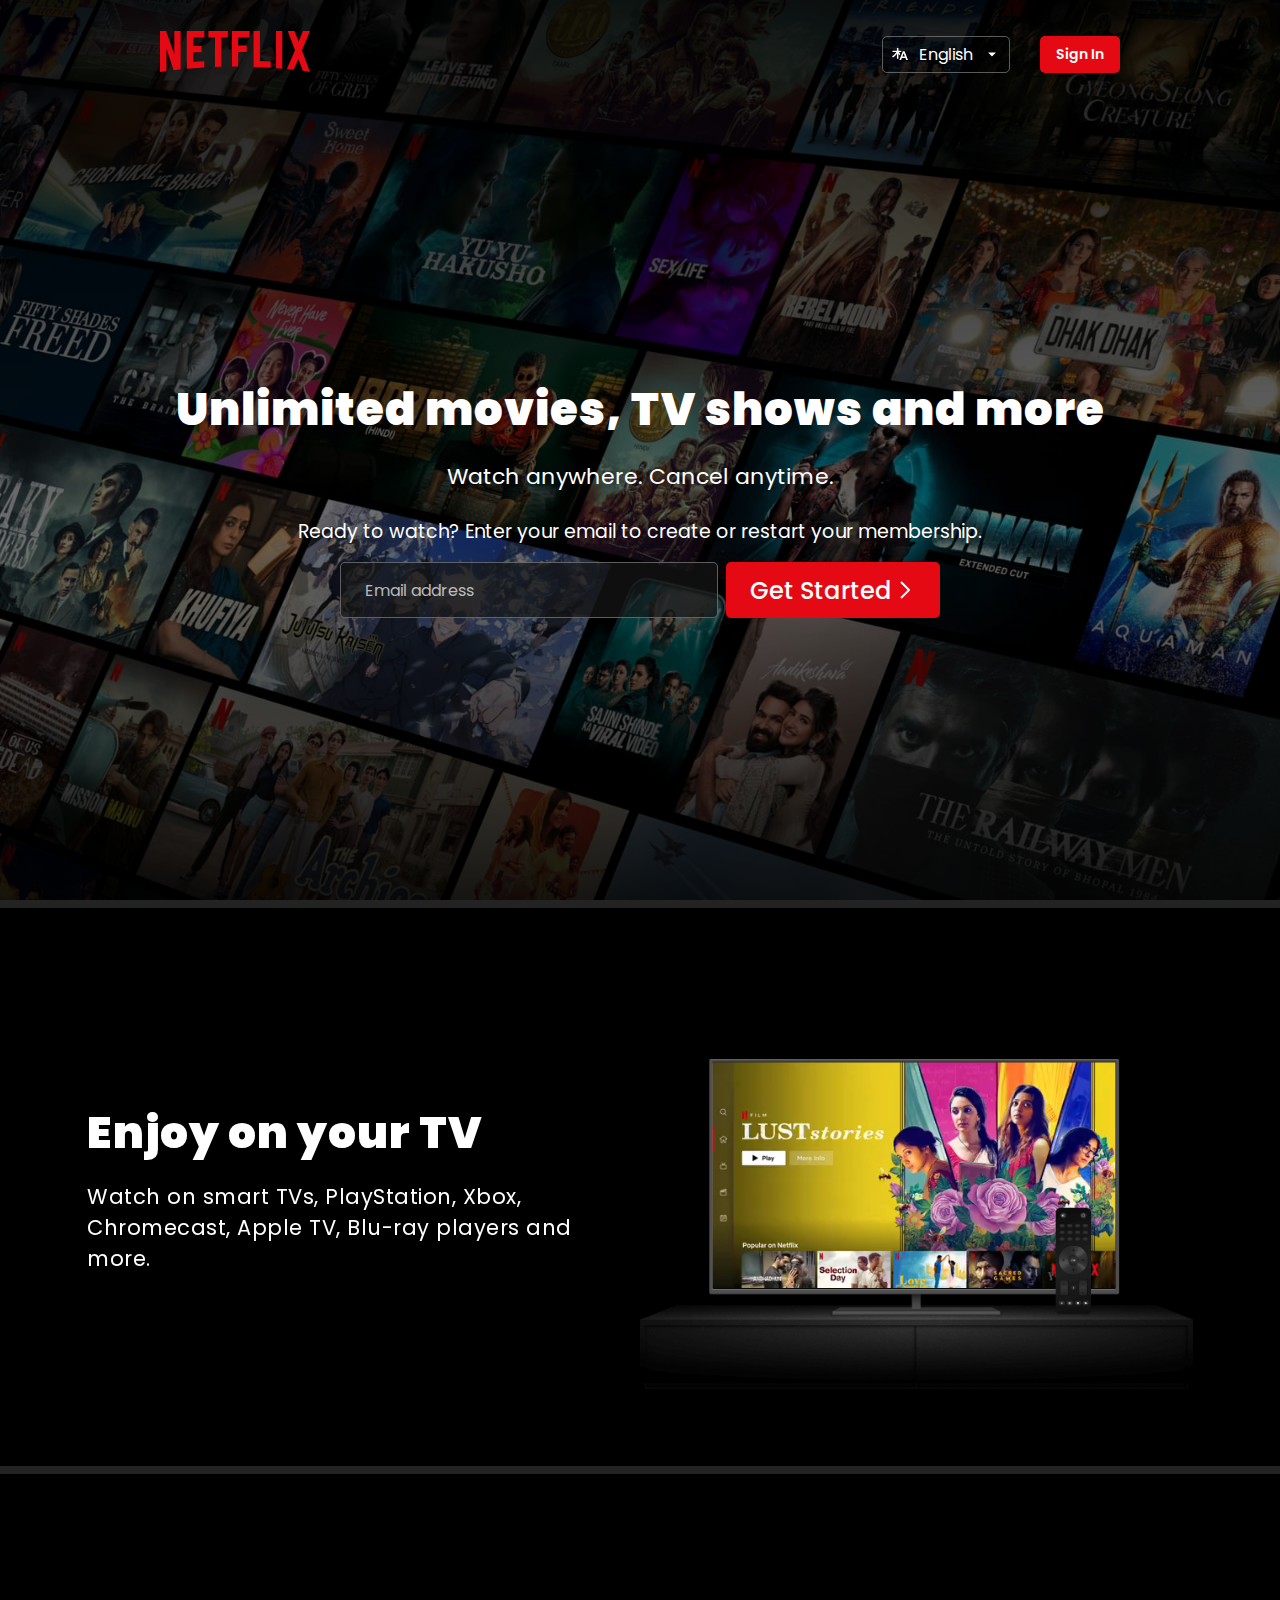
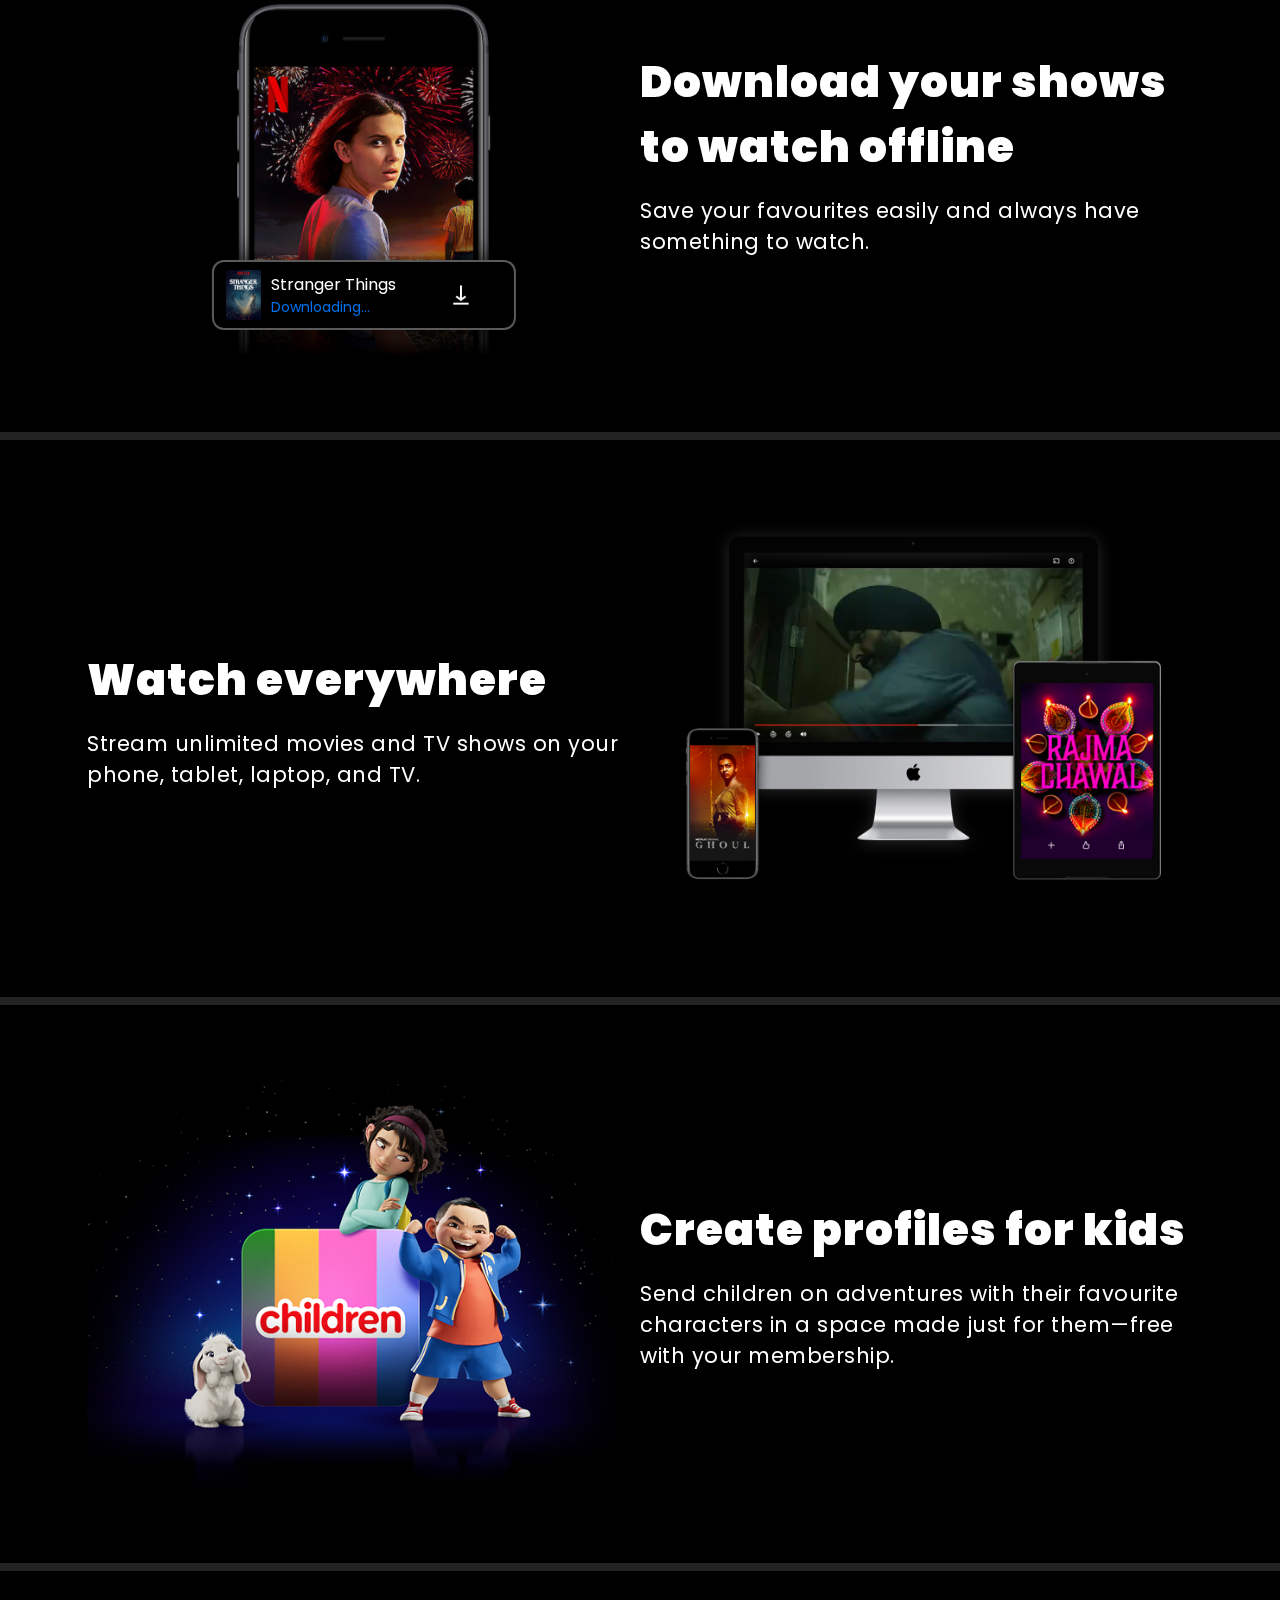
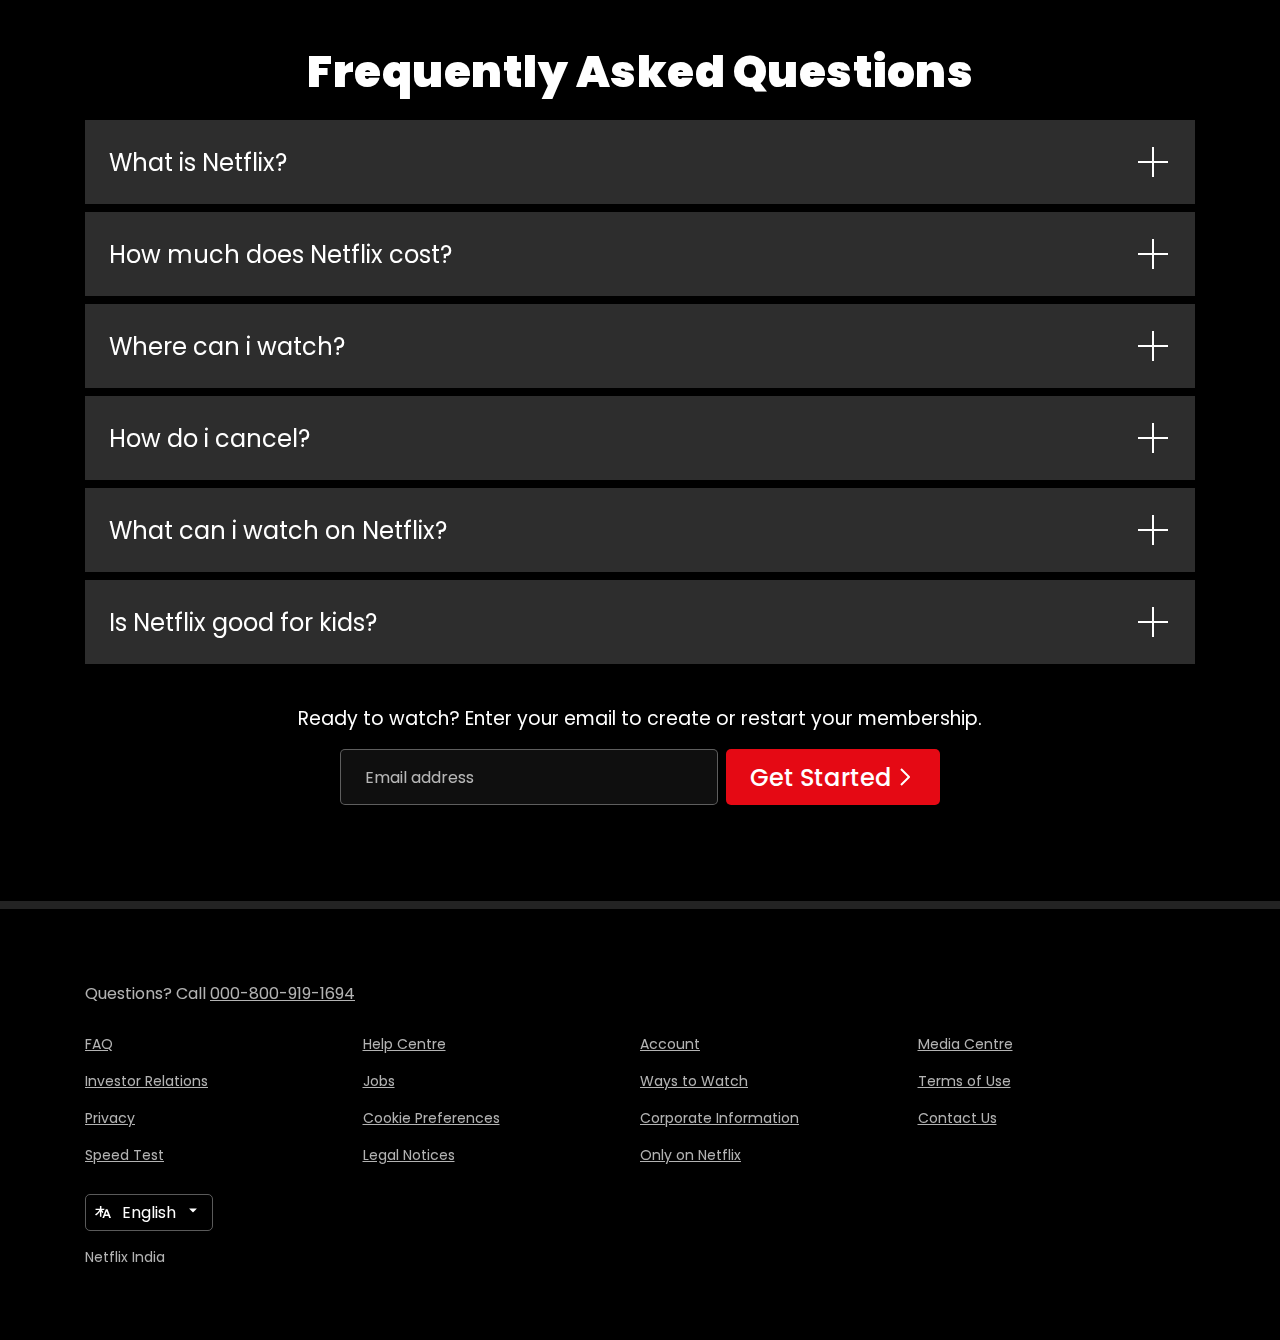
<file: index.html>
<!DOCTYPE html>
<html lang="en">

<head>
    <meta charset="UTF-8">
    <meta name="viewport" content="width=device-width, initial-scale=1.0">
    <title> NETFLIX CLONE </title>
    <link rel="stylesheet" href="./Src/Netflix-Style.css">
    <link rel="icon" type="" href="./Assets/favicon.ico">
</head>

<body>

    <div class="main">
        <nav>
            <span>
                <img src="./Assets/Images/Logo.svg" alt="Logo">
            </span>
            <div class="nav-btn">
                <div class="lang-btn">
                    <img src="./Assets/Images/lang.svg" alt="languages">
                    <select name="Xl-screen">
                        <option value="en-IN"> English</option>
                        <option value="hi-IN"> हिन्दी </option>
                    </select>
                    <select name="mobile-only">
                        <option value=""></option>
                        <option value="en-IN"> English</option>
                        <option value="hi-IN"> हिन्दी </option>
                    </select>
                    <img src="./Assets/Images/caret-down.svg" alt="caret-down">
                </div>
                <button> Sign In </button>
            </div>
        </nav>
        <div class="hero">

            <h1>Unlimited movies, TV shows and more</h1>
            <h3>Watch anywhere. Cancel anytime. </h3>
            <h4>Ready to watch? Enter your email to create or restart your membership.</h4>

            <div class="hero-btn">
                <input type="email" name="top-email-input" placeholder="Email address">
                <div class="">
                    <button> Get Started
                        <img src="./Assets/Images/right-arrow.svg" alt="right-arrow">
                    </button>

                </div>
            </div>
        </div>

    </div>
    <div class="section-divider"></div>

    <!-- section 2 -->
    <section class="section-2">
        <div class="container-2-col">
            <div class="section-heading">
                <h1> Enjoy on your TV </h1>
                <p> Watch on smart TVs, PlayStation, Xbox, Chromecast, Apple TV, Blu-ray players and more. </p>
            </div>
            <div class="section-box">
                <img src="./Assets/Images/tv.png" alt="tv-img">
                <video src="./Assets/video/Video-TV.m4v" autoplay muted loop></video>
            </div>
        </div>
    </section>
    <div class="section-divider"></div>

    <!-- section 3 -->
    <section class="section-3">
        <div class="container-2-col">
            <div class="section-heading">
                <h1> Download your shows to watch offline </h1>
                <p> Save your favourites easily and always have something to watch.</p>
            </div>
            <div class="section-box">
                <img src="./Assets/Images/mobile.jpg" alt="mobile-img">
                <div class="img-overlay-description">
                    <img src="./Assets/Images/boxshot.png" alt="boxshot">
                    <div>
                        <h4>Stranger Things</h4>
                        <h5>Downloading...</h5>
                    </div>
                    <div class="download-btn"></div>
                </div>
            </div>
        </div>
    </section>
    <div class="section-divider"></div>

    <!-- section 4 -->

    <section class="section-4">
        <div class="container-2-col">
            <div class="section-heading">
                <h1>Watch everywhere </h1>
                <p> Stream unlimited movies and TV shows on your phone, tablet, laptop, and TV.</p>
            </div>
            <div class="section-box">
                <img src="./Assets/Images/device-pile-in.png" alt="tv-img">
                <video src="./Assets/video/Video-Mac.m4v" autoplay muted loop></video>
            </div>
        </div>
    </section>
    <div class="section-divider"></div>

    <!-- section 5 -->

    <section class="section-5">
        <div class="container-2-col">
            <div class="section-heading">
                <h1>Create profiles for kids</h1>
                <p> Send children on adventures with their favourite characters in a space made just for them—free with
                    your membership.</p>
            </div>
            <div class="section-box">
                <img src="./Assets/Images/Kids.png" alt="Kids-img">
            </div>
        </div>
    </section>
    <div class="section-divider"></div>


    <!-- section 6 -->

    <section class="section-6">
        <div class="container-1-col">
            <div class="faq-box">
                <h1>Frequently Asked Questions</h1>
                <div class="faq">
                    <ul>
                        <li class="faq-item">
                            <button>
                                <span>
                                    What is Netflix?
                                </span>
                                <img  class="icon-plus" src="./Assets/Images/Plus-L.svg" alt="">
                                <img class="icon-plus2" src="./Assets/Images/Plus-Sm.svg" alt="plus-icon-small">
                                
                            </button>

                            <div class="faq-answer ">
                                <p>
                                    Netflix is a streaming service that offers a wide variety of award-winning TV shows,
                                    movies, anime, documentaries and more – on thousands of internet-connected devices.

                                    You can watch as much as you want, whenever you want, without a single ad – all for
                                    one low monthly price. There's always something new to discover, and new TV shows
                                    and movies are added every week!
                                </p>
                            </div>

                        </li>
                        <li class="faq-item">
                            <button>
                                <span>
                                    How much does Netflix cost?
                                </span>
                                <img class="icon-plus" src="./Assets/Images/Plus-L.svg" alt="">
                                <img class="icon-plus2" src="./Assets/Images/Plus-Sm.svg" alt="plus-icon-small">
                            </button>
                            <div class="faq-answer ">
                                <p>
                                    Watch Netflix on your smartphone, tablet, Smart TV, laptop, or streaming device, all
                                    for one fixed monthly fee. Plans range from ₹149 to ₹649 a month. No extra costs, no
                                    contracts.
                                </p>
                            </div>
                        </li>
                        <li class="faq-item"><button>
                                <span>
                                    Where can i watch?
                                </span>
                                <img class="icon-plus" src="./Assets/Images/Plus-L.svg" alt="">
                                <img class="icon-plus2" src="./Assets/Images/Plus-Sm.svg" alt="plus-icon-small">
                            </button>
                            <div class="faq-answer ">
                                <p>
                                    Watch anywhere, anytime. Sign in with your Netflix account to watch instantly on the
                                    web at netflix.com from your personal computer or on any internet-connected device
                                    that offers the Netflix app, including smart TVs, smartphones, tablets, streaming
                                    media players and game consoles.

                                    You can also download your favourite shows with the iOS or Android app. Use
                                    downloads to watch while you're on the go and without an internet connection. Take
                                    Netflix with you anywhere.
                                </p>
                            </div>
                        </li>

                        <li class="faq-item">
                            <button>

                                <span>
                                    How do i cancel?
                                </span>
                                <img class="icon-plus" src="./Assets/Images/Plus-L.svg" alt="">
                                <img class="icon-plus2" src="./Assets/Images/Plus-Sm.svg" alt="plus-icon-small">
                            </button>
                            <div class="faq-answer ">
                                <p>
                                    Netflix is flexible. There are no annoying contracts and no commitments. You can
                                    easily cancel your account online in two clicks. There are no cancellation fees –
                                    start or stop your account anytime.
                                </p>
                            </div>
                        </li>
                        <li class="faq-item"> <button>
                                <span>
                                    What can i watch on Netflix?
                                </span>
                                <img class="icon-plus" src="./Assets/Images/Plus-L.svg" alt="">
                                <img class="icon-plus2" src="./Assets/Images/Plus-Sm.svg" alt="plus-icon-small">
                            </button>
                            <div class="faq-answer ">
                                <p>
                                    Netflix has an extensive library of feature films, documentaries, TV shows, anime,
                                    award-winning Netflix originals, and more. Watch as much as you want, anytime you
                                    want.
                                </p>
                            </div>
                        </li>
                        <li class="faq-item"><button>
                                <span>
                                    Is Netflix good for kids?
                                </span>
                                <img class="icon-plus" src="./Assets/Images/Plus-L.svg" alt="">
                                <img class="icon-plus2" src="./Assets/Images/Plus-Sm.svg" alt="plus-icon-small">
                            </button>
                            <div class="faq-answer ">
                                <p>
                                    The Netflix Kids experience is included in your membership to give parents control
                                    while kids enjoy family-friendly TV shows and films in their own space.

                                    Kids profiles come with PIN-protected parental controls that let you restrict the
                                    maturity rating of content kids can watch and block specific titles you don’t want
                                    kids to see.
                                </p>
                            </div>
                        </li>
                    </ul>

                    <div class="hero">

                        <h4>Ready to watch? Enter your email to create or restart your membership.</h4>

                        <div class="hero-btn">
                            <input type="email" name="bottom-input" placeholder="Email address">
                            <div class="">
                                <button> Get Started
                                    <img src="./Assets/Images/right-arrow.svg" alt="right-arrow">
                                </button>

                            </div>
                        </div>
                    </div>

                </div>
            </div>
        </div>
    </section>
    <div class="section-divider"></div>


    <footer>
        <div class="container-1-col">
            <div class="f-wrapper">
                <div class="f-heading">
                    <span>Questions? Call</span>
                    <a href="tel:000-800-919-1694">000-800-919-1694</a>
                </div>
                <div class="f-links">
                    <ul>
                        <li><a href="#">FAQ</a></li>
                        <li><a href="#">Help Centre</a></li>
                        <li><a href="#">Account</a></li>
                        <li><a href="#">Media Centre</a></li>
                        <li><a href="#">Investor Relations</a></li>
                        <li><a href="#">Jobs</a></li>
                        <li><a href="#">Ways to Watch</a></li>
                        <li><a href="#">Terms of Use</a></li>
                        <li><a href="#">Privacy</a></li>
                        <li><a href="#">Cookie Preferences</a></li>
                        <li><a href="#">Corporate Information</a></li>
                        <li><a href="#">Contact Us</a></li>
                        <li><a href="#">Speed Test</a></li>
                        <li><a href="#">Legal Notices</a></li>
                        <li><a href="#">Only on Netflix</a></li>
                    </ul>
                </div>
                <div class="lang-btn">
                    <img src="./Assets/Images/lang.svg" alt="languages">
                    <select name="bottom-select">
                        <option value="en-IN"> English</option>
                        <option value="hi-IN"> हिन्दी </option>
                    </select>
                    <img src="./Assets/Images/caret-down.svg" alt="caret-down">
                </div>
                <div class="f-sub-heading">
                    <span>Netflix India</span>
                </div>
            </div>

        </div>
    </footer>


    <!-- SCRIPT -->

    <script src="./Src/Netflix-Script.js"> </script>

</body>

</html>
</file>
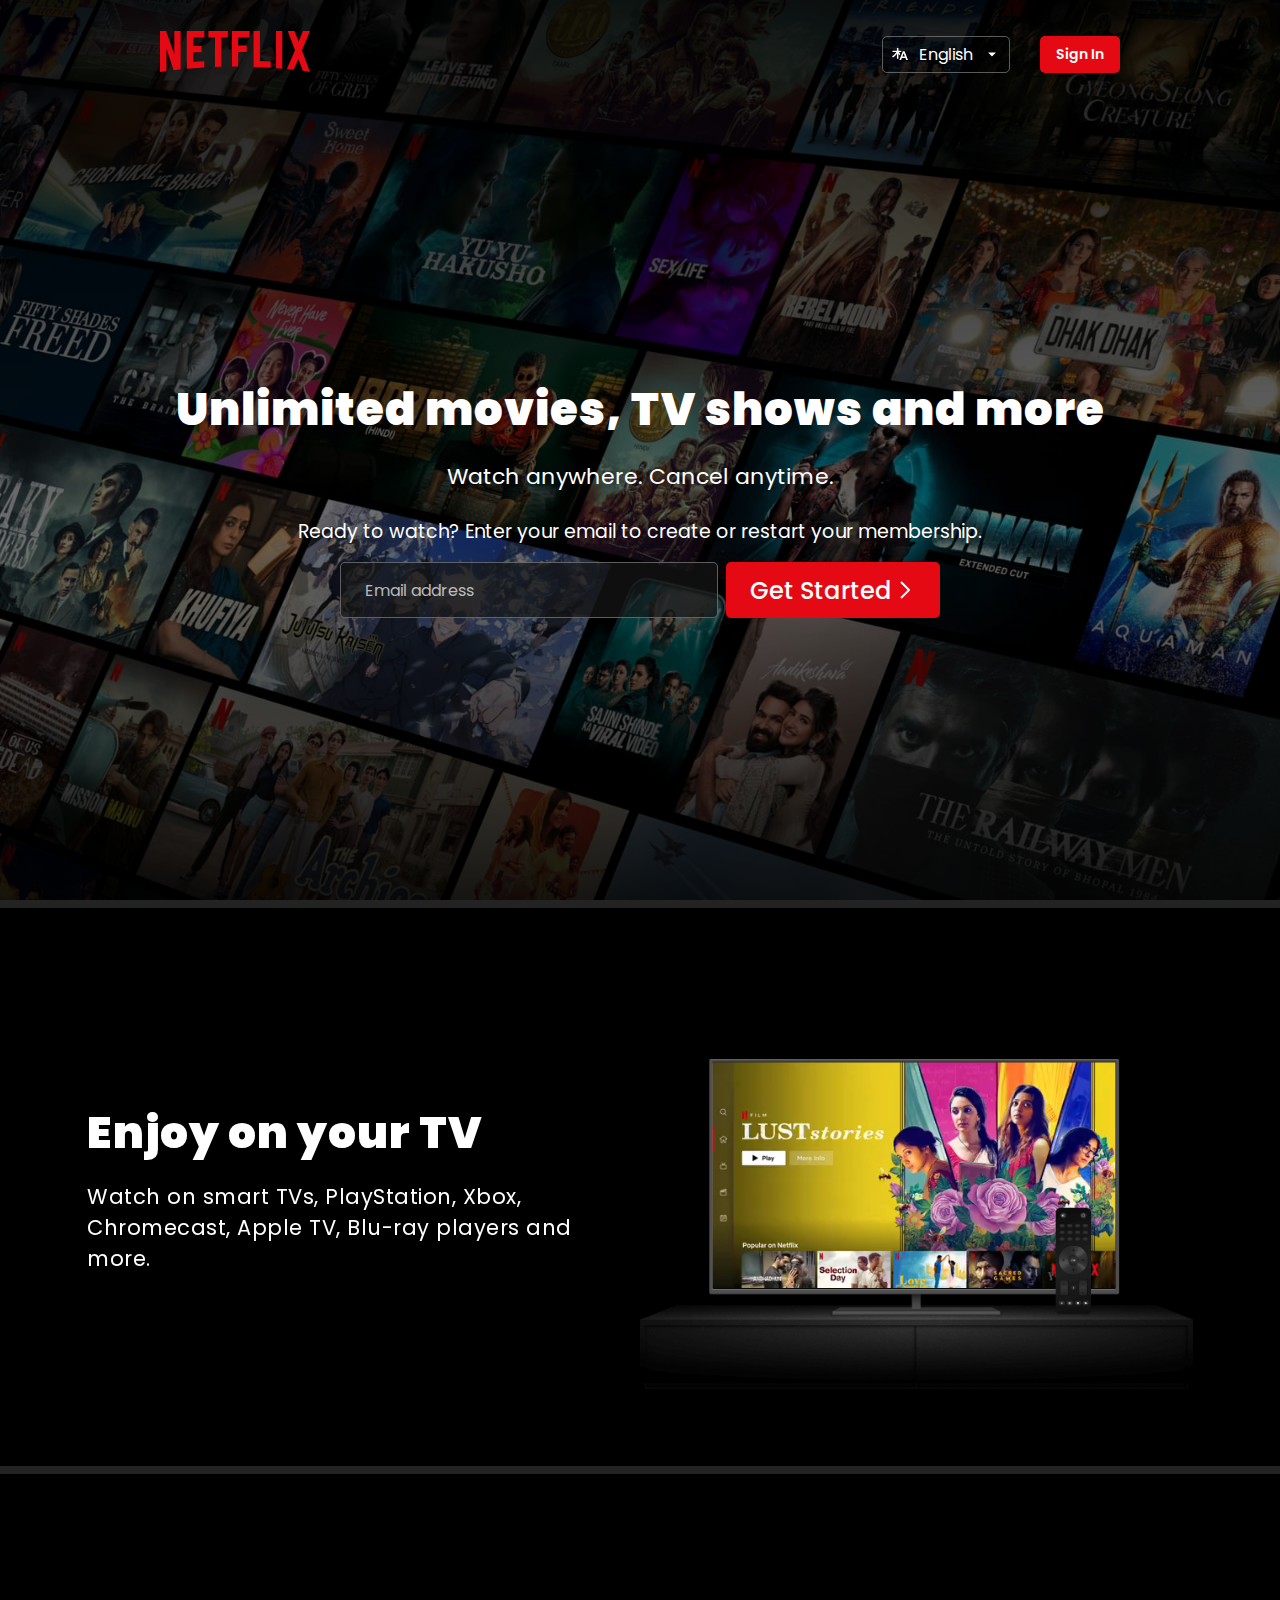
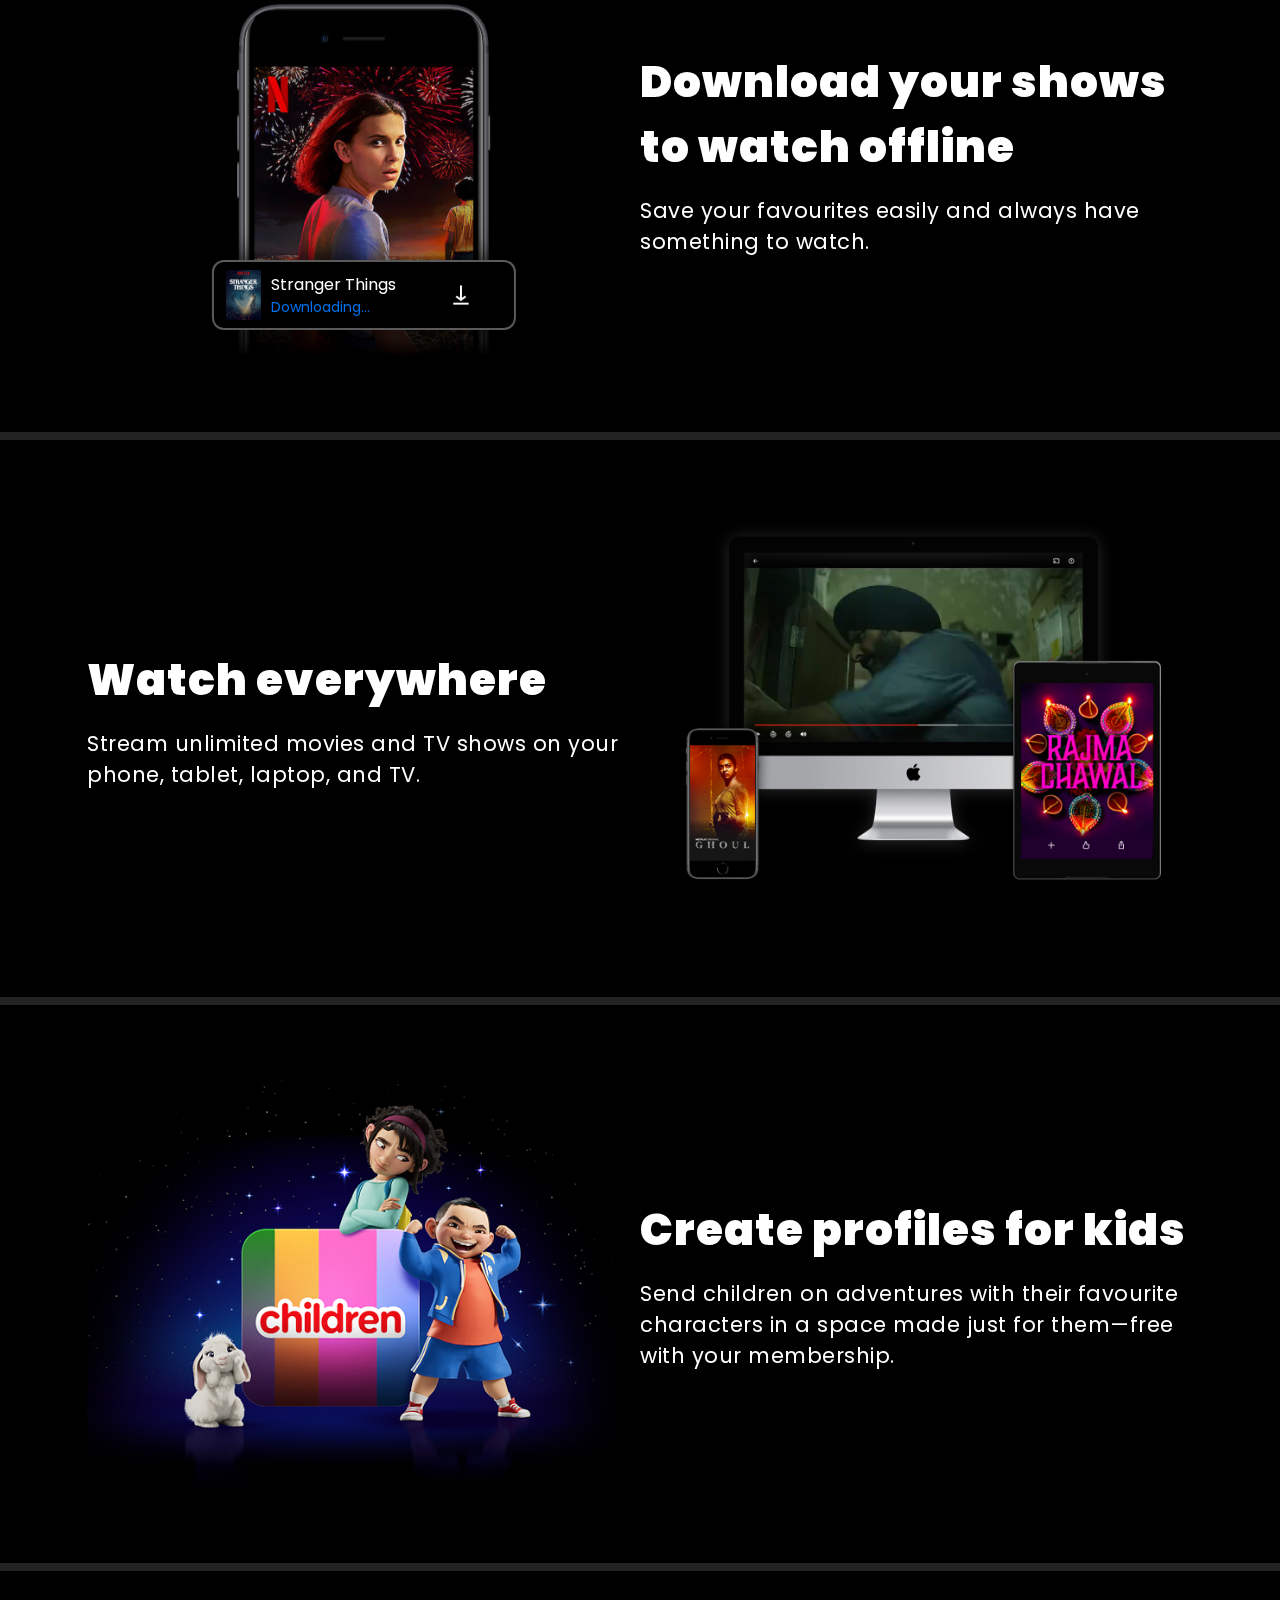
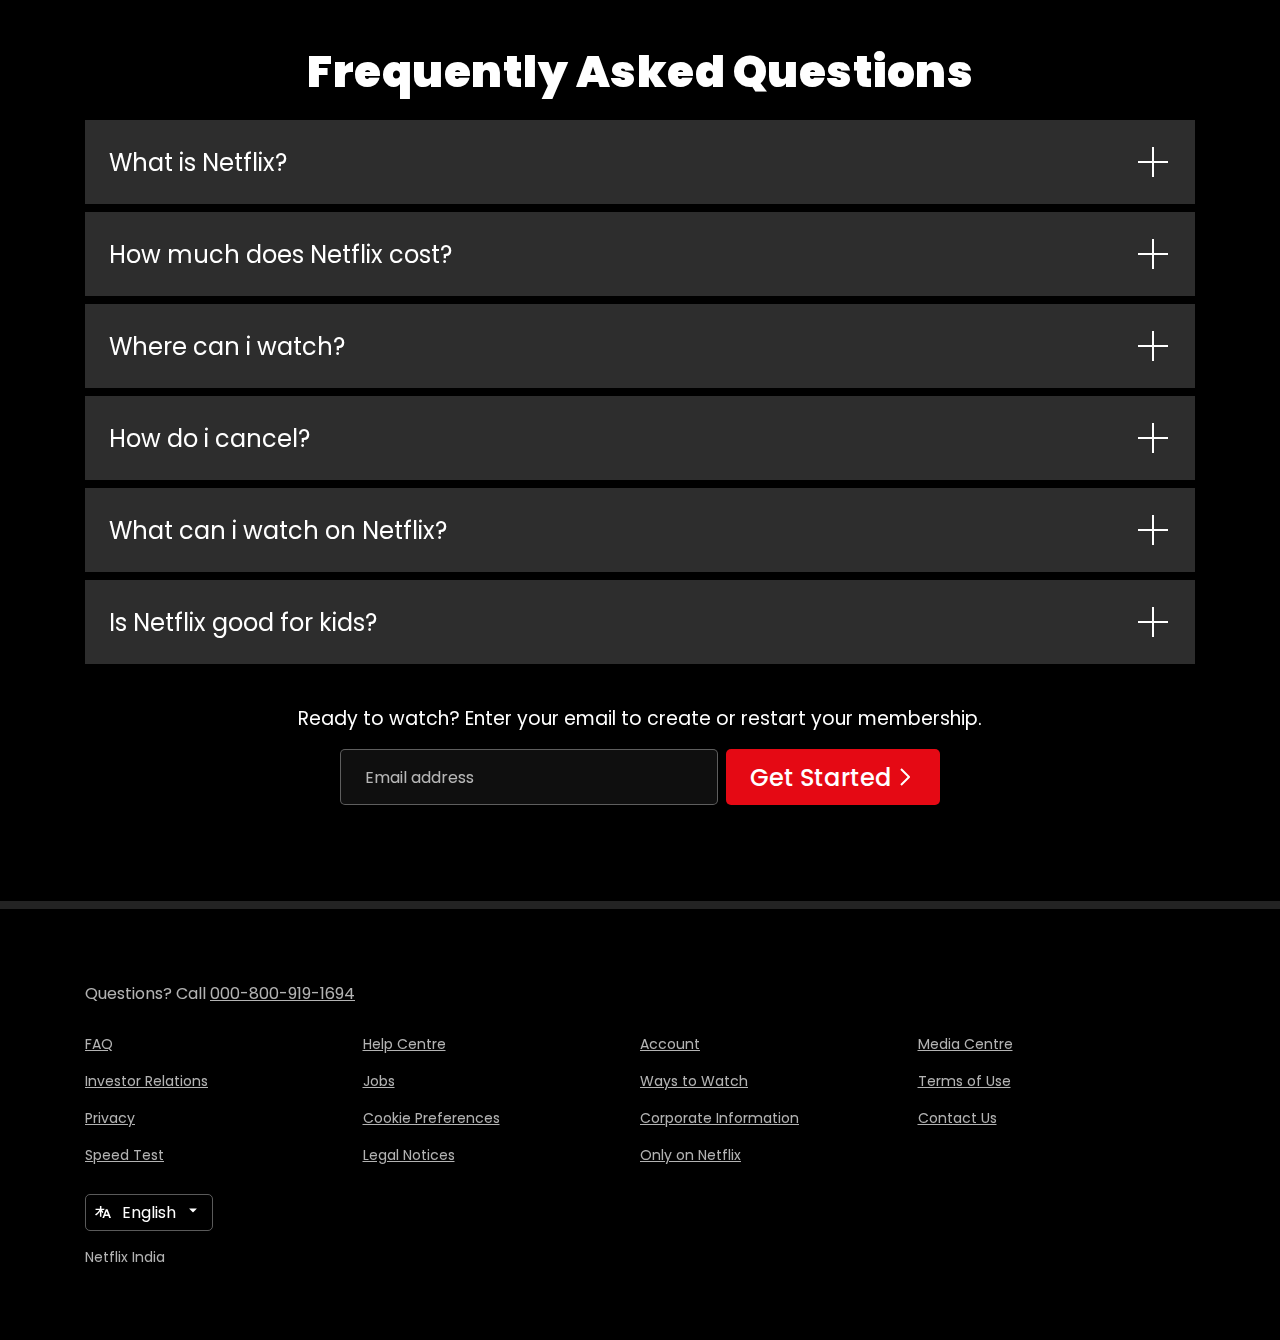
<file: Src/Index.html>
<!DOCTYPE html>
<html lang="en">

<head>
    <meta charset="UTF-8">
    <meta name="viewport" content="width=device-width, initial-scale=1.0">
    <title> NETFLIX CLONE </title>
    <link rel="stylesheet" href="Netflix-Style.css">
    <link rel="icon" type="" href="/Assets/favicon.ico">
</head>

<body>

    <div class="main">
        <nav>
            <span>
                <img src="/Assets/Images/Logo.svg" alt="Logo">
            </span>
            <div class="nav-btn">
                <div class="lang-btn">
                    <img src="/Assets/Images/lang.svg" alt="languages">
                    <select>
                        <option value="en-IN"> English</option>
                        <option value="hi-IN"> हिन्दी </option>
                    </select>
                    <select name="mobile-only">
                        <option value=""></option>
                    </select>
                    <img src="/Assets/Images/caret-down.svg" alt="caret-down">
                </div>
                <button> Sign In </button>
            </div>
        </nav>
        <div class="hero">

            <h1>Unlimited movies, TV shows and more</h1>
            <h3>Watch anywhere. Cancel anytime. </h3>
            <h4>Ready to watch? Enter your email to create or restart your membership.</h4>

            <div class="hero-btn">
                <input type="email" placeholder="Email address">
                <div class="">
                    <button> Get Started
                        <img src="/Assets/Images/right-arrow.svg" alt="right-arrow">
                    </button>

                </div>
            </div>
        </div>

    </div>
    <div class="section-divider"></div>

    <!-- section 2 -->
    <section class="section-2">
        <div class="container-2-col"> 
            <div class="section-heading">
                <h1> Enjoy on your TV </h1>
                <p> Watch on smart TVs, PlayStation, Xbox, Chromecast, Apple TV, Blu-ray players and more. </p>
            </div>
            <div class="section-box">
                <img src="/Assets/Images/tv.png" alt="tv-img">
                <video src="/Assets/video/Video-TV.m4v" autoplay muted loop></video>
            </div>
        </div>
    </section>
    <div class="section-divider"></div>

    <!-- section 3 -->
    <section class="section-3">
        <div class="container-2-col">
            <div class="section-heading">
                <h1> Download your shows to watch offline </h1>
                <p> Save your favourites easily and always have something to watch.</p>
            </div>
            <div class="section-box">
                <img src="/Assets/Images/mobile.jpg" alt="mobile-img">
                <div class="img-overlay-description">
                    <img src="/Assets/Images/boxshot.png" alt="boxshot">
                    <div>
                        <h4>Stranger Things</h4>
                        <h5>Downloading...</h5>
                    </div>
                    <div class="download-btn"></div>
                </div>
            </div>
        </div>
    </section>
    <div class="section-divider"></div>
    <!-- section 4 -->

    <section class="section-4">
        <div class="container-2-col">
            <div class="section-heading">
                <h1>Watch everywhere </h1>
                <p> Stream unlimited movies and TV shows on your phone, tablet, laptop, and TV.</p>
            </div>
            <div class="section-box">
                <img src="/Assets/Images/device-pile-in.png" alt="tv-img">
                <video src="/Assets/video/Video-Mac.m4v" autoplay muted loop></video>
            </div>
        </div>
    </section>
    <div class="section-divider"></div>

    <!-- section 5 -->

    <section class="section-5">
        <div class="container-2-col">
            <div class="section-heading">
                <h1>Create profiles for kids</h1>
                <p> Send children on adventures with their favourite characters in a space made just for them—free with
                    your membership.</p>
            </div>
            <div class="section-box">
                <img src="/Assets/Images/Kids.png" alt="Kids-img">
            </div>
        </div>
    </section>
    <div class="section-divider"></div>


    <!-- section 6 -->

    <section class="section-6">
        <div class="container-1-col">
            <div class="faq-box">
                <h1>Frequently Asked Questions</h1>
                <div class="faq">
                    <ul>
                        <li><button>
                                <span>
                                    What is Netflix?
                                </span>
                                <img src="/Assets/Images/Plus-L.svg" alt="">
                                <img src="/Assets/Images/Plus-Sm.svg" alt="plus-icon-small">
                            </button></li>
                        <li><button>
                                <span>
                                    How much does Netflix cost?
                                </span>
                                <img src="/Assets/Images/Plus-L.svg" alt="">
                                <img src="/Assets/Images/Plus-Sm.svg" alt="plus-icon-small">
                            </button></li>
                        <li><button>
                                <span>
                                    Where can i watch?
                                </span>
                                <img src="/Assets/Images/Plus-L.svg" alt="">
                                <img src="/Assets/Images/Plus-Sm.svg" alt="plus-icon-small">
                            </button></li>
                        <li><button>
                                <span>
                                    How do i cancel?
                                </span>
                                <img src="/Assets/Images/Plus-L.svg" alt="">
                                <img src="/Assets/Images/Plus-Sm.svg" alt="plus-icon-small">
                            </button></li>
                        <li><button>
                                <span>
                                    What can i watch on Netflix?
                                </span>
                                <img src="/Assets/Images/Plus-L.svg" alt="">
                                <img src="/Assets/Images/Plus-Sm.svg" alt="plus-icon-small">
                            </button></li>
                        <li><button>
                                <span>
                                    Is Netflix good for kids?
                                </span>
                                <img src="/Assets/Images/Plus-L.svg" alt="">
                                <img src="/Assets/Images/Plus-Sm.svg" alt="plus-icon-small">
                            </button></li>
                    </ul>

                    <div class="hero">

                        <h4>Ready to watch? Enter your email to create or restart your membership.</h4>

                        <div class="hero-btn">
                            <input type="email" placeholder="Email address">
                            <div class="">
                                <button> Get Started
                                    <img src="/Assets/Images/right-arrow.svg" alt="right-arrow">
                                </button>

                            </div>
                        </div>
                    </div>

                </div>
            </div>
        </div>
    </section>
    <div class="section-divider"></div>


    <footer>
        <div class="container-1-col">
            <div class="f-wrapper">
                <div class="f-heading">
                    <span>Questions? Call</span>
                    <a href="tel:000-800-919-1694">000-800-919-1694</a>
                </div>
                <div class="f-links">
                    <ul>
                        <li><a href="#">FAQ</a></li>
                        <li><a href="#">Help Centre</a></li>
                        <li><a href="#">Account</a></li>
                        <li><a href="#">Media Centre</a></li>
                        <li><a href="#">Investor Relations</a></li>
                        <li><a href="#">Jobs</a></li>
                        <li><a href="#">Ways to Watch</a></li>
                        <li><a href="#">Terms of Use</a></li>
                        <li><a href="#">Privacy</a></li>
                        <li><a href="#">Cookie Preferences</a></li>
                        <li><a href="#">Corporate Information</a></li>
                        <li><a href="#">Contact Us</a></li>
                        <li><a href="#">Speed Test</a></li>
                        <li><a href="#">Legal Notices</a></li>
                        <li><a href="#">Only on Netflix</a></li>
                    </ul>
                </div>
                <div class="lang-btn">
                    <img src="/Assets/Images/lang.svg" alt="languages">
                    <select>
                        <option value="en-IN"> English</option>
                        <option value="hi-IN"> हिन्दी </option>
                    </select>
                    <img src="/Assets/Images/caret-down.svg" alt="caret-down">
                </div>
                <div class="f-sub-heading">
                    <span>Netflix India</span>
                </div>
            </div>

        </div>
    </footer>


    <!-- SCRIPT -->

    <script src="Netflix-Script.js"> </script>

</body>

</html>
</file>
<file: Src/Netflix-Style.css>
@import url('https://fonts.googleapis.com/css2?family=Poppins:wght@100;200;300;400;500;600;700;800;900&family=Saira:ital,wght@0,100;0,200;0,300;0,400;0,500;0,600;0,700;0,800;0,900;1,400;1,500;1,600&display=swap');

* {
    padding: 0;
    margin: 0;
    box-sizing: border-box;
    font-family: 'poppins';
}

*::after,
*::before {
    padding: 0;
    margin: 0;
    box-sizing: border-box;
}

html,
body {

    width: 100%;
}

body {
    background: black;
}

.main {
    display: flex;
    flex-direction: column;
    position: relative;
    background: linear-gradient(rgba(0, 0, 0, 0.8) 0%, rgba(0, 0, 0, 0) 60%, rgba(0, 0, 0, 0.8) 100%), url('../Assets/Images/Bg1.jpg');
    height: 100vh;
    width: 100%;
    background-size: cover;
    background-position: center;
    background-repeat: no-repeat;
    padding-top: 15px;
    gap: 20px;
}

.main::before {
    content: " ";
    top: 0;
    position: absolute;
    background-color: black;
    height: 100%;
    width: 100%;
    opacity: .40;
}

nav {
    /* position: absolute;
    top: 0;
    left: 0;
    right: 0; */
    position: relative;
    z-index: 10;
    max-width: 75vw;
    width: 100%;
    margin: auto;
    height: 90px;
    display: flex;
    justify-content: space-between;
    align-items: center;
}

nav span img {
    width: 150px;
}

.nav-btn {
    position: relative;
    display: flex;
}

.lang-btn {

    position: relative;
    margin-right: 30px;
}

.lang-btn :first-child {
    position: absolute;
    top: 10px;
    left: 10px;

}

.lang-btn :nth-child(4) {
    position: absolute;
    top: 10px;
    right: 10px;
    z-index: -1;
}

.lang-btn select {
    position: relative;
    padding: 6px 36px;
    background: transparent;
    font-size: 16px;
    border: 0.1px solid rgba(128, 128, 128, .7);
    color: white;
    border-radius: 5px;
    appearance: none;
}

.main .lang-btn :nth-child(3) {
    display: none;
}

.lang-btn select:focus-visible {
    outline: 2px solid white;
    outline-offset: 2px;
}

.lang-btn select option {
    color: black;
}


.nav-btn button {
    font-size: 14px;
    color: white;
    background: rgb(229, 9, 20);
    padding: 4px 16px;
    border: none;
    border-radius: 5px;
    font-weight: 600;
    cursor: pointer;
}

.nav-btn button:hover {
    transition: all ease-in-out .3s;
    background: rgb(193, 17, 25);
}


.hero {

    position: relative;
    color: white;
    display: flex;
    flex-direction: column;
    justify-content: center;
    align-items: center;
    height: 100%;
    padding: 0 30px 20px;
}

.hero h1 {
    font-size: 45px;
    font-weight: 900;
    margin: 0 0 16px 0;
    letter-spacing: 1px;
    text-align: center;
}

.hero h3 {
    font-size: 22px;
    font-weight: 400;
    margin: 0 0 24px 0;
    text-align: center;

}


.hero h4 {
    font-size: 19px;
    font-weight: 400;
    margin: 0 0 16px 0;
    text-align: center;


}

.hero-btn {
    display: flex;
    justify-content: space-between;
    align-items: center;
    max-width: 600px;
    width: 100%;
}

.hero-btn input {
    height: 56px;
    font-size: 16px;
    border-radius: 5px;
    border: 1px solid black;
    padding: 0 10px;
    flex: 1 1;
    background: rgb(22 22 22 / 70%);
    border-color: rgba(128, 128, 128, 0.7);
    color: white;
    font-size: 16px;
    padding: 8px 24px;
}

.hero-btn input::placeholder {

    color: rgba(255, 255, 255, 0.7);

}

.hero-btn input:focus-visible {
    outline: 2px solid white;
    outline-offset: 2px;
}

.hero-btn button {
    display: flex;
    height: 56px;
    font-size: 16px;
    border-radius: 5px;
    border: 1px solid black;
    padding: 0 10px;
    background: rgb(229, 9, 20);
    font-weight: 500;
    font-size: 24px;
    padding: 12px 24px;
    color: white;
    align-items: center;
    margin-left: 8px;
    border: none;
    cursor: pointer;
}

.hero-btn button:hover {
    transition: all ease-in-out .3s;
    background: rgb(193, 17, 25);
}

.hero-btn>div {
    display: flex;
}

.section-divider {
    width: 100%;
    height: 0.5rem;
    position: relative;
    background-color: rgb(35, 35, 35);
}


/*  section 2 */



.container-2-col {
    display: flex;
    position: relative;
    margin: auto;
    max-width: 1170px;
    padding: 68px 32px;
    width: 100%;
    justify-content: center;
    align-items: center;
    height: auto;
}

.section-heading {
    color: white;
    letter-spacing: .5px;
    width: 50%;
    display: flex;
    justify-content: center;
    align-items: flex-start;
    flex-direction: column;
}

.section-heading h1 {

    font-size: 44px;
    font-weight: 900;
    margin: 0 0 16px 0;
    letter-spacing: 1px;
    /* text-align: center; */
}

.section-heading p {
    font-size: 21px;
    font-weight: 400;
    /* margin: 0 0 24px 0; */
    /* text-align: center; */
}

.section-box {
    width: 50%;
    position: relative;
    height: auto;
}

.section-box img {
    width: 100%;
    position: relative;
}

.section-box video {
    z-index: -1;
    overflow: hidden;
    width: 100%;
    height: 100%;
    max-width: 73%;
    max-height: 56%;
    position: absolute;
    top: 19%;
    left: 13%;
}

/* section 3 */

.section-3 .container-2-col {
    flex-direction: row-reverse;
}

.img-overlay-description {

    overflow: hidden;
    position: absolute;
    left: 50%;
    bottom: 8%;
    transform: translateX(-50%);
    margin: 0 auto;
    background: rgb(0, 0, 0);
    display: flex;
    align-items: center;
    width: 55%;
    min-width: 15rem;
    padding: 0.5rem 0.75rem;
    border: 2px solid rgba(128, 128, 128, 0.7);
    box-shadow: 0 0 2em 0 rgb(0, 0, 0);
    border-radius: 0.75rem;
    z-index: 1;
    height: 70px;
}

.img-overlay-description img {

    width: auto;
    height: 100%;
    margin: 0 10px 0 0;

}

.img-overlay-description :nth-child(2) {
    width: 60%;
    text-align: left;
}

.img-overlay-description h4 {
    color: white;
    font-size: 16px;
    width: 100%;
    font-weight: 400;
}

.img-overlay-description h5 {
    color: #0071eb;
    font-size: 14px;
    font-weight: 400;
}

.download-btn {
    background: url(../Assets/Images/download-icon.gif) center center no-repeat;
    width: 48px;
    height: 48px;
    background-size: 100%;
}


/* section 4 */

.section-4 .section-box video {
    z-index: -1;
    overflow: hidden;
    width: 100%;
    height: 100%;
    max-width: 63%;
    max-height: 50%;
    position: absolute;
    top: 10%;
    left: 18%;
}

/* section 5 */

.section-5 .container-2-col {
    flex-direction: row-reverse;
}



/* Section 6 */


.container-1-col {
    display: flex;
    position: relative;
    margin: auto;
    max-width: 1170px;
    padding: 68px 30px;
    width: 100%;
    justify-content: center;
    align-items: center;
    height: auto;
}

.faq-box {
    width: 100%;
}

.faq-box h1 {
    font-size: 44px;
    font-weight: 900;
    margin: 0 0 16px 0;
    letter-spacing: .5px;
    color: white;
    text-align: center;
}

.faq {
    list-style-type: none;
    text-indent: 0;
    margin: 0 0 0.5rem 0;
    font-size: 1.5rem;
    font-weight: 400;
}

ul {
    list-style: none;
    text-decoration: none;
}

ul li {
    margin: 0 0 0.5rem 0;
}

.faq ul li button {
    cursor: pointer;
    width: 100%;
    display: flex;
    justify-content: space-between;
    align-items: center;
    padding: 24px;
    background: rgb(45, 45, 45);
    color: white;
    border: none;
    flex-wrap: wrap;
}

.faq-answer {
    width: 100%;
    max-height: 0;
    overflow: hidden;
    color: white;
}

.faq-answer.active {
    max-height: fit-content;
    padding: 24px;
    background-color: rgb(45, 45, 45);
    margin-top: 1.5px;
    transition: max-height 1s  ease;
    display: flex;
    align-items: center;
    
}

.icon-plus{
    transform: rotate(0deg);
    transition: all .2s  ease;
}

.icon-plus.active{
    transform: rotate(45deg);
    transition: all .2s  ease;
}
.icon-plus2{
    transform: rotate(0deg);
    transition: all .2s  ease;
}

.icon-plus2.active{
    transform: rotate(45deg);
    transition: all .2s  ease;
}

.faq button span {
    font-size: 24px;
    font-weight: 400;
    text-align: left;
}


.faq ul li button:hover {
    transition: all ease-in-out .2s;
    background-color: rgb(65, 65, 65);
}

.section-6 .hero {

    padding-top: 2rem;
}

.faq ul li button :nth-child(3) {
    display: none;
}


/* footer */

footer {

    /* padding-left: 3rem;
    padding-right: 3rem; */
    margin-top: 4.5rem;
    margin-bottom: 4.5rem;
}

footer .container-1-col {

    color: rgba(255, 255, 255, 0.7);
    font-size: 1rem;
    font-weight: 400;
    padding: 0 30px;
    /* padding: 0; */
}

.f-wrapper {
    display: flex;
    flex-direction: column;
    width: 100%;
}

.f-heading {
    margin: 0 0 12px 0;
}

.f-heading a,
.f-links a {

    color: rgba(255, 255, 255, 0.7);
}

.f-links {
    width: 100%;
    margin: 0 0 12px 0;
}

.f-links ul {
    display: flex;
    width: 100%;
    flex-wrap: wrap;
    gap: 0 15px;
}

.f-links ul li {
    width: calc(100% / 4 - 15px);
    font-size: 14px;
    color: rgba(255, 255, 255, 0.7);
    margin: 16px 0 0 0;

}

footer .lang-btn {
    margin: 16px 0;
}

footer .lang-btn :nth-child(3) {
    position: absolute;
    left: 100px;
    top: 8px;
}

.f-sub-heading {
    font-size: 14px;
}


/* For TABLETS */


/* (min-width:640px) and */
@media only screen and (max-width:959.98px) {

    .main {
        background-size: cover;
        height: 75vh;
    }

    .hero h3 {
        margin: 0 0 16px 0;

    }

    nav {
        max-width: 90vw;
    }

    nav span img {
        width: 100px;
    }

    .lang-btn {
        margin-right: 10px;
    }

    .container-2-col {
        flex-direction: column;
        /* max-width: 740px; */
        max-width: calc(100% - 4rem);
        padding: 68px 0px;
        text-align: center;

    }

    .section-3 .container-2-col,
    .section-5 .container-2-col {
        flex-direction: column;
        /* max-width: 740px; */
        max-width: calc(100% - 4rem);
        padding: 68px 0px;
        text-align: center;
    }

    .main h1,
    .section-2 h1,
    .section-3 h1,
    .section-4 h1,
    .section-5 h1,
    .section-6 h1 {

        font-size: 27px;
        font-weight: 700;
        text-align: center;
    }

    .main h3,
    .main h4 {
        font-size: 18px;
    }

    .section-2 p,
    .section-3 p,
    .section-4 p,
    .section-5 p,
    .section-6 p {

        font-size: 16px;
        font-weight: 400;
    }

    .container-2-col>.section-heading,
    .section-box {
        width: 100%;
        align-items: center;
        letter-spacing: normal;
    }

    .faq ul li span {
        font-size: 18px;
        text-align: left;
    }

    /* .section-box img{ */
    /* width: auto; */
    /* } */

    .faq ul li button :nth-child(2) {
        display: none;
    }

    .faq ul li button :nth-child(3) {
        display: block;
    }

    .f-links ul li {
        width: calc(100% / 2 - 15px);
    }

    .f-heading {
        font-size: 15px;
    }
}


/* For MOBILES */

@media (max-width:600px) {


    .container-2-col {

        max-width: calc(100% - 3rem);


    }

    .section-3 .container-2-col,
    .section-5 .container-2-col {
        max-width: calc(100% - 3rem);
    }

    .hero-btn {
        flex-direction: column;

    }

    .hero-btn input {
        width: 100%;
        padding: 14px;
        margin: 0 0 14px 0;
    }

    .hero-btn button {
        font-size: 18px;
        margin: 0;
        height: 48px;
    }

    .hero-btn button img {
        margin: 0 0 0 5px;
    }

    .section-6 h1 {

        font-size: 28px;
    }

    .faq ul li span {
        font-size: 16px;
    }

    .img-overlay-description {
        width: 70%;
    }
}

@media screen and (max-width:426px) {

    .main .lang-btn :nth-child(3) {
        display: block;
    }

    .main .lang-btn :nth-child(2) {
        display: none;
    }

    .lang-btn select {
        padding: 6px 30px;
    }

    .img-overlay-description {
        height: 65px;
        width: 80%;
    }

}

@media screen and (max-width:370px) {


    .main {
        height: 100dvh;
        padding-top: 10px;
    }

    .main h1 {
        font-size: 24px;
    }

    .img-overlay-description {
        height: 50px;
    }

}
</file>
